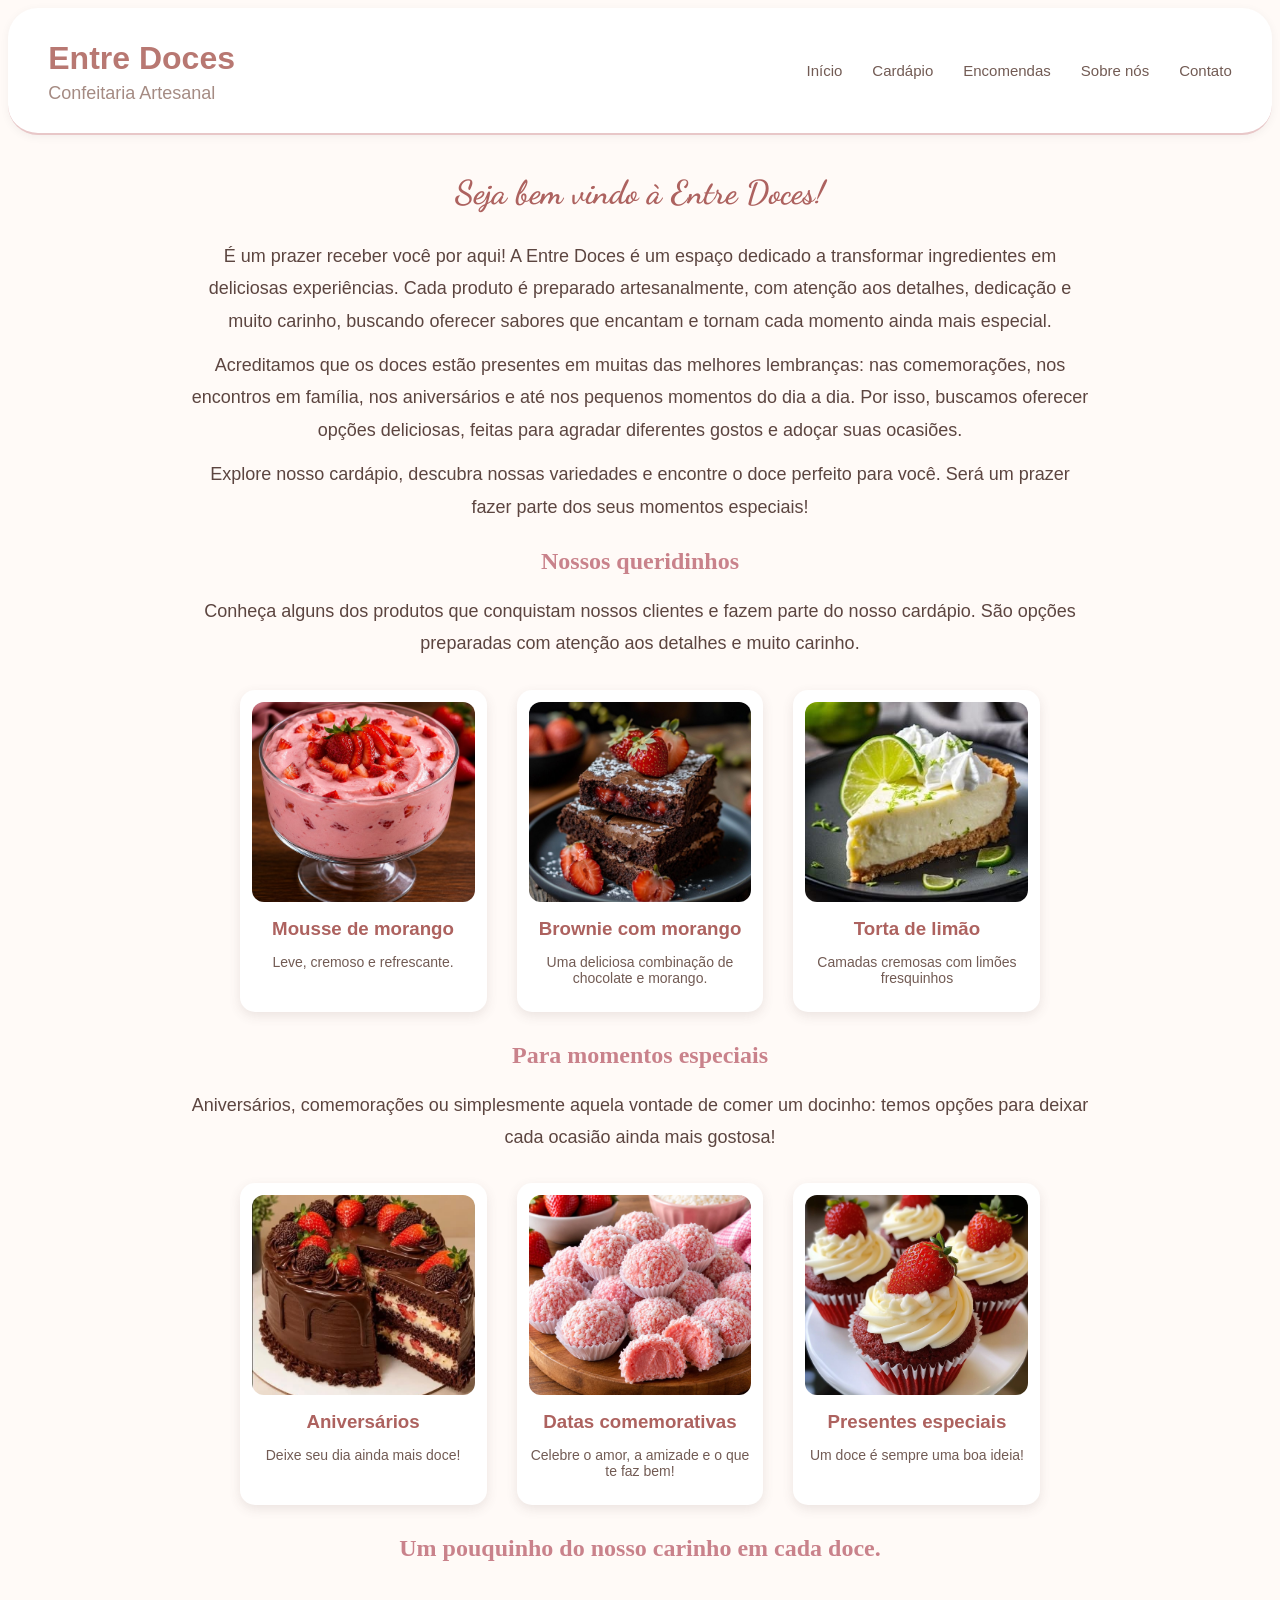
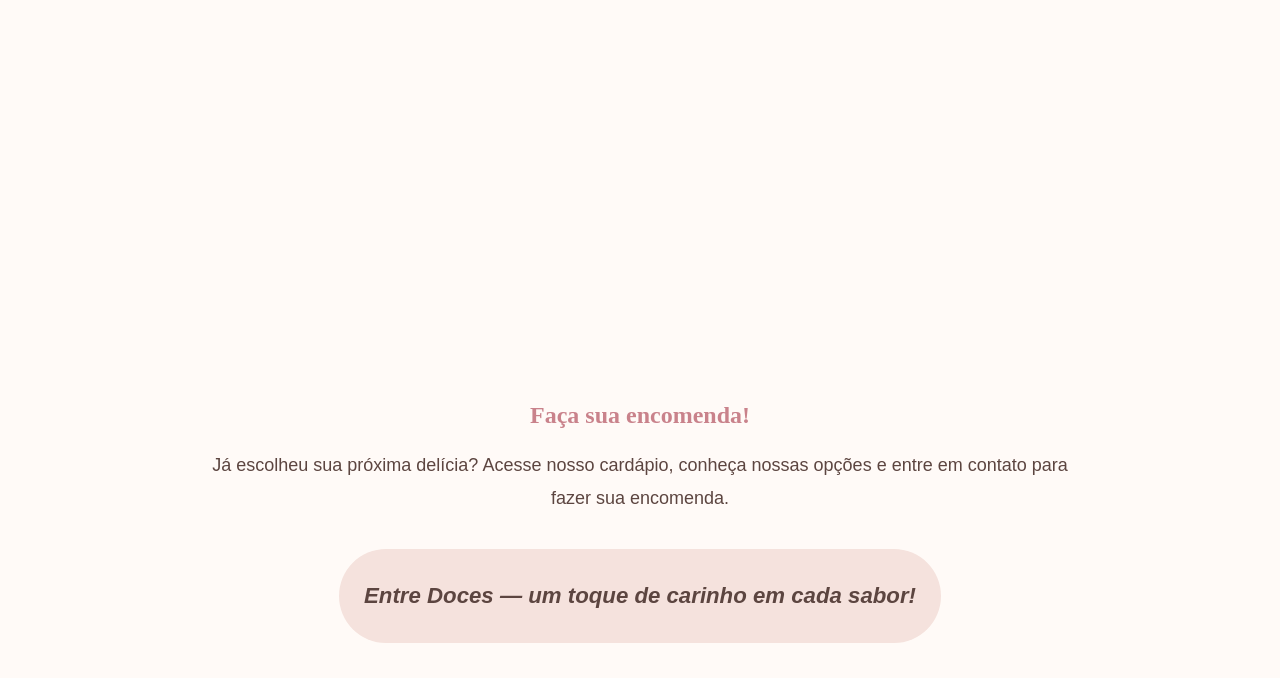
<file: index.html>
<!DOCTYPE html>
<html lang="pt-br">

<head>
	<meta charset="UTF-8">
	<title>ENTRE DOCES</title>
	<link rel="stylesheet" type="text/css" href="style.css">
</head>

<body id="corpo">

    <header id="cabecalho">

       <div class="logo">
            <h1>Entre Doces</h1>
            <p>Confeitaria Artesanal</p>
       </div>

       <nav>
            <ul>
                <li><a href="index.html">Início</a></li>
                <li><a href="cardapio.html">Cardápio</a></li>
                <li><a href="encomendas.html">Encomendas</a></li>
                <li><a href="sobre.html">Sobre nós</a></li>
                <li><a href="contatos.html">Contato</a></li></li>
            </ul>
       </nav>

    </header>

    <article id="conteudo">

        <hgroup class="titulo_inicial">
            <h1>Seja bem vindo à Entre Doces!</h1>
        </hgroup>

        <span class="texto">

            <p>É um prazer receber você por aqui! A Entre Doces é um espaço dedicado a transformar ingredientes em deliciosas
        experiências. Cada produto é preparado artesanalmente, com atenção aos detalhes, dedicação e muito carinho, buscando 
        oferecer sabores que encantam e tornam cada momento ainda mais especial.</p>
            <p>Acreditamos que os doces estão presentes em muitas das melhores lembranças: nas comemorações, nos encontros em família,
        nos aniversários e até nos pequenos momentos do dia a dia. Por isso, buscamos oferecer opções deliciosas, feitas para 
        agradar diferentes gostos e adoçar suas ocasiões.</p>
            <p>Explore nosso cardápio, descubra nossas variedades e encontre o doce perfeito para você. Será um prazer fazer parte dos
        seus momentos especiais!</p>
        
        </span>

        <hgroup class="titulos">
            <h2>Nossos queridinhos</h2>
        </hgroup>

        <span class="texto">
            <p>Conheça alguns dos produtos que conquistam nossos clientes e fazem parte do nosso cardápio. 
            São opções preparadas com atenção aos detalhes e muito carinho.</p>
        </span>

        
    <div class="destaques">

        <div class="produto">
            <img src="imagens/mousse.jpg" alt="Mousse de morango" width="21%">
            <h3>Mousse de morango</h3>
            <p>Leve, cremoso e refrescante.</p>
        </div>

        <div class="produto">
            <img src="imagens/brownie.jpg" alt="Brownie de chocolate" width="21%">
            <h3>Brownie com morango</h3>
            <p>Uma deliciosa combinação de chocolate e morango.</p>
        </div>

        <div class="produto">
            <img src="imagens/torta.jpg" alt="Torta de limão" width="21%">
            <h3>Torta de limão</h3>
            <p>Camadas cremosas com limões fresquinhos</p>
        </div>

    </div>

        <hgroup class="titulos">
            <h2>Para momentos especiais</h2>
        </hgroup>

        <span class="texto">
            <p>Aniversários, comemorações ou simplesmente aquela vontade de comer um docinho: temos opções para deixar cada
             ocasião ainda mais gostosa!</p>
        </span>

    <div class="momentos">

        <div class="produto">
            <img src="imagens/bolo.jpg" alt="Bolo" width="21%">
            <h3>Aniversários</h3>
            <p>Deixe seu dia ainda mais doce!</p>
        </div>

        <div class="produto">
            <img src="imagens/docinho.jpg" alt="Docinhos" width="21%">
            <h3>Datas comemorativas</h3>
            <p>Celebre o amor, a amizade e o que te faz bem!</p>
        </div>

        <div class="produto">
            <img src="imagens/cup.jpg" alt="Cupcakes" width="21%">
            <h3>Presentes especiais</h3>
            <p>Um doce é sempre uma boa ideia!</p>
        </div>

    </div>

     <div class="video">
        <hgroup class="titulos">
            <h2>Um pouquinho do nosso carinho em cada doce.</h2> 
        </hgroup>

       <iframe 
            width="560" 
            height="315" 
            src="https://www.youtube.com/embed/ujfuTTbgw2E?si=m9orbu-uC35omsNp" 
            title="YouTube video player" 
            frameborder="0" 
            allow="accelerometer; autoplay; clipboard-write; encrypted-media; gyroscope; picture-in-picture; web-share" 
            referrerpolicy="strict-origin-when-cross-origin" 
            allowfullscreen>
        </iframe>

    </div>


         <hgroup class="titulos">
            <h2>Faça sua encomenda!</h2>
        </hgroup>

        <span class="texto">
            <p>Já escolheu sua próxima delícia? Acesse nosso cardápio, conheça nossas opções e entre em contato para fazer 
            sua encomenda.</p>
        </span>

        <hgroup class="titulo_final">
            <h3>Entre Doces — um toque de carinho em cada sabor!</h3>
        </hgroup>

    </article>
</body>
</file>
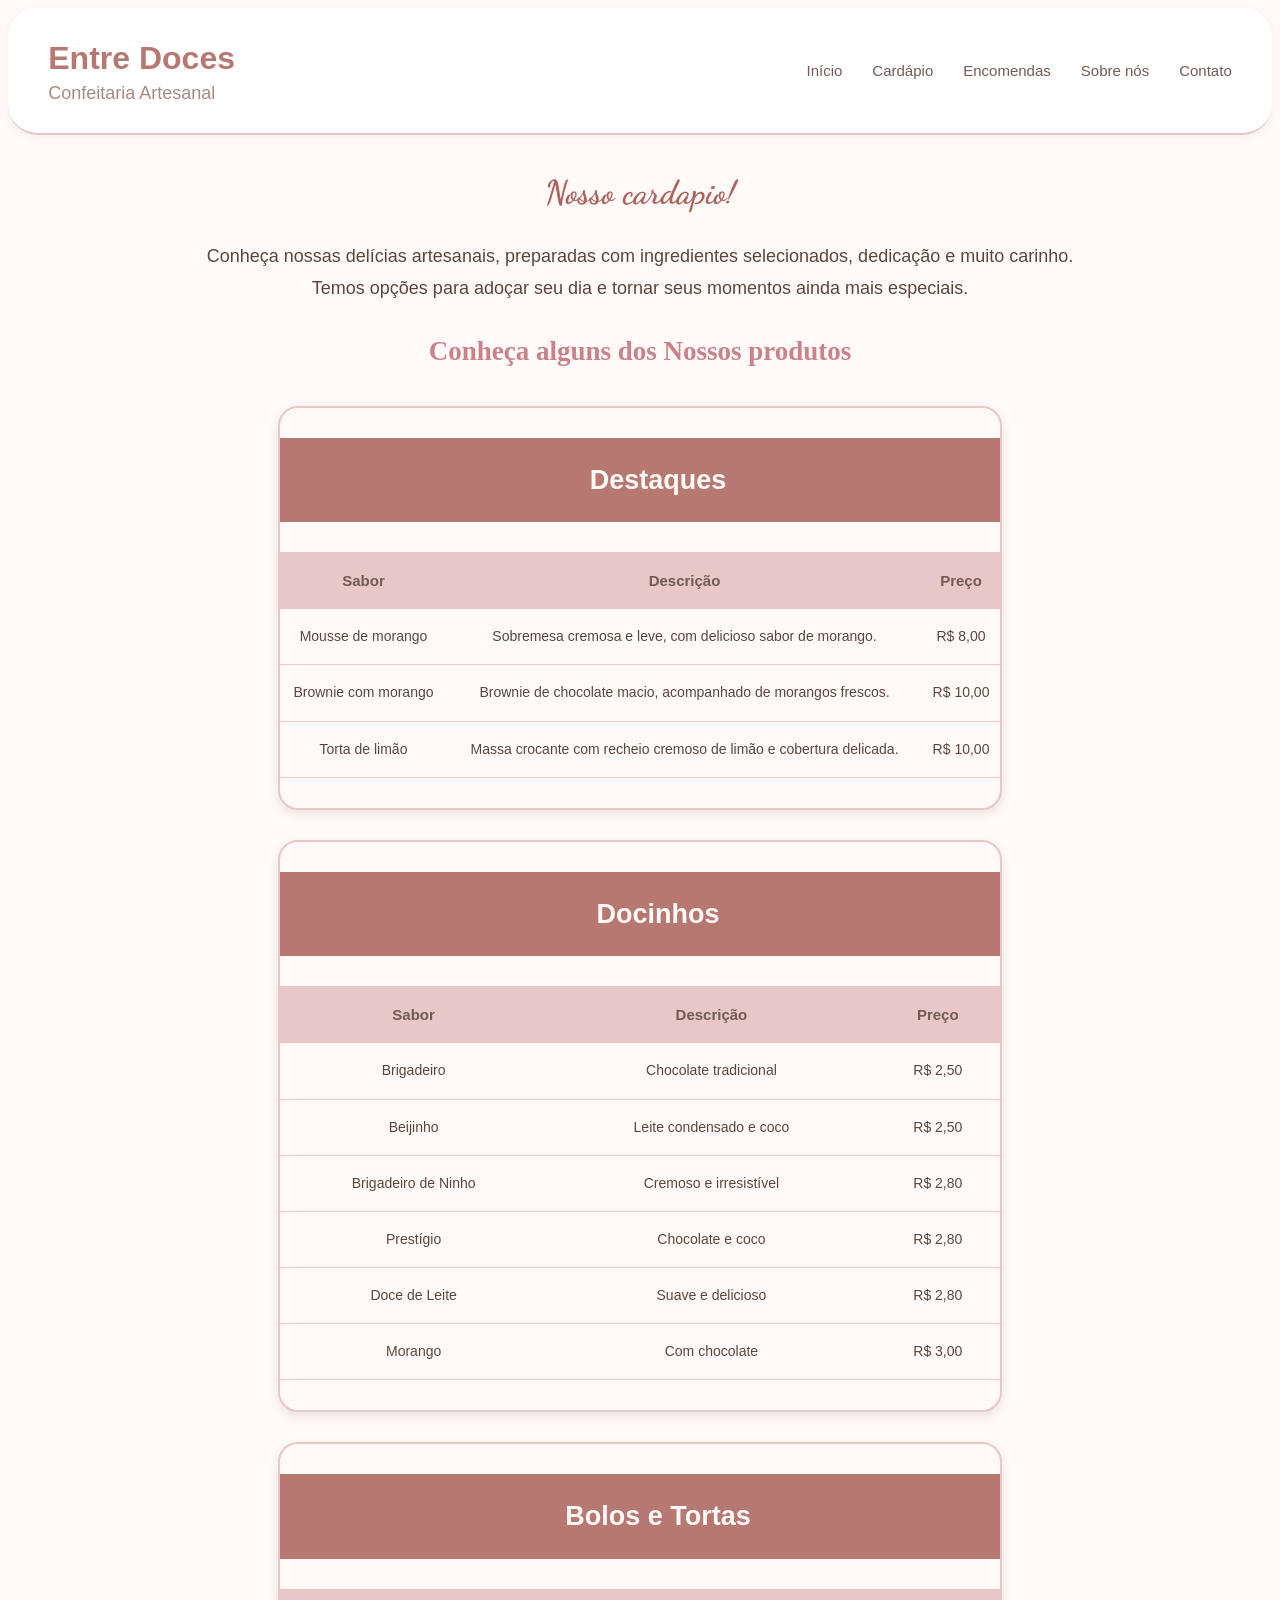
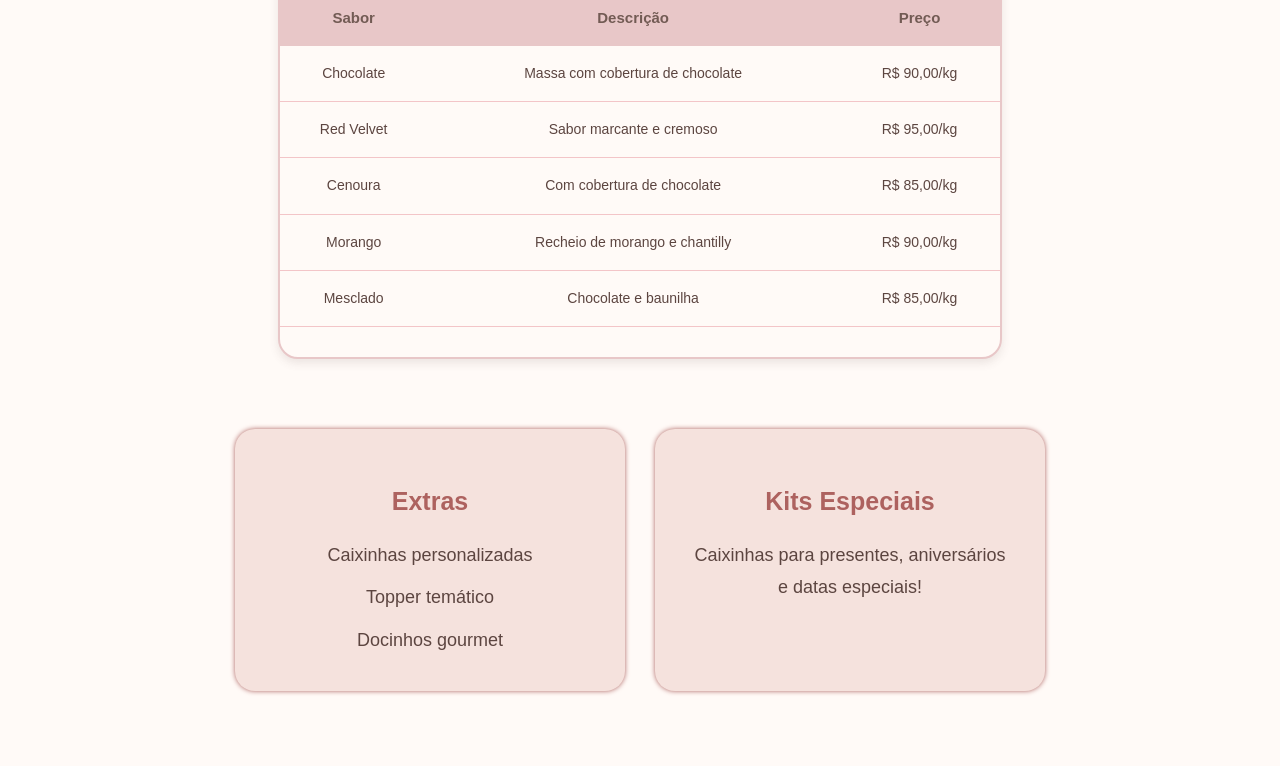
<file: cardapio.html>
<!DOCTYPE html>
<html lang="pt-br">

<head>
	<meta charset="UTF-8">
	<title>ENTRE DOCES</title>
	<link rel="stylesheet" type="text/css" href="style.css">
</head>

<body id="corpo">

    <header id="cabecalho">

       <div class="logo">
            <h1>Entre Doces</h1>
            <p>Confeitaria Artesanal</p>
       </div>

       <nav>
            <ul>
                <li><a href="index.html">Início</a></li>
                <li><a href="cardapio.html">Cardápio</a></li>
                <li><a href="encomendas.html">Encomendas</a></li>
                <li><a href="sobre.html">Sobre nós</a></li>
                <li><a href="contatos.html">Contato</a></li></li>
            </ul>
       </nav>

    </header>

    <article id="conteudo">

		 <hgroup class="titulo_inicial">
           <h1>Nosso cardapio!</h1>
      	</hgroup>
    
		<span class="texto">
	
        <p>Conheça nossas delícias artesanais, preparadas com ingredientes selecionados, dedicação e muito carinho. 
		Temos opções para adoçar seu dia e tornar seus momentos ainda mais especiais.</p>
		
		<hgroup class="titulos">
			<h2>Conheça alguns dos Nossos produtos</h2>
		</hgroup>
		  
		<div class="categoria">
			<h3>Destaques</h3>

			<table>
				<tr>
					<th>Sabor</th>
					<th>Descrição</th>
					<th>Preço</th>
				</tr>

			<tr>
				<td>Mousse de morango</td>
				<td>Sobremesa cremosa e leve, com delicioso sabor de morango.</td>
				<td>R$ 8,00</td>
			</tr>

			<tr>
				<td>Brownie com morango</td>
				<td>Brownie de chocolate macio, acompanhado de morangos frescos.</td>
				<td>R$ 10,00</td>
			</tr>

			<tr>
				<td>Torta de limão</td>
				<td>Massa crocante com recheio cremoso de limão e cobertura delicada.</td>
				<td>R$ 10,00</td>
			</tr>


			</table>
		</div>
    
    
		<!-- tabela de docinhos -->
		<div class="categoria">
			<h3>Docinhos</h3>
		
			<table>
				<tr>
					<th>Sabor</th>
					<th>Descrição</th>
					<th>Preço</th>
				</tr>
		
				<tr>
					<td>Brigadeiro</td>
					<td>Chocolate tradicional</td>
					<td>R$ 2,50</td>
				</tr>
		
				<tr>
					<td>Beijinho</td>
					<td>Leite condensado e coco</td>
					<td>R$ 2,50</td>
				</tr>
		
				<tr>
					<td>Brigadeiro de Ninho</td>
					<td>Cremoso e irresistível</td>
					<td>R$ 2,80</td>
				</tr>
		
				<tr>
					<td>Prestígio</td>
					<td>Chocolate e coco</td>
					<td>R$ 2,80</td>
				</tr>

				<tr>
					<td>Doce de Leite</td>
					<td>Suave e delicioso</td>
					<td>R$ 2,80</td>
				</tr>

				<tr>
					<td>Morango</td>
					<td>Com chocolate</td>
					<td>R$ 3,00</td>
				</tr>

			</table>

		</div>

		<!--tabela de bolos-->

		<div class="categoria">

			<h3>Bolos e Tortas</h3>

			<table>

				<tr>
					<th>Sabor</th>
					<th>Descrição</th>
					<th>Preço</th>
				</tr>

				<tr>
					<td>Chocolate</td>
					<td>Massa com cobertura de chocolate</td>
					<td>R$ 90,00/kg</td>
				</tr>

				<tr>
					<td>Red Velvet</td>
					<td>Sabor marcante e cremoso</td>
					<td>R$ 95,00/kg</td>
				</tr>

				<tr>
					<td>Cenoura</td>
					<td>Com cobertura de chocolate</td>
					<td>R$ 85,00/kg</td>
				</tr>

				<tr>
					<td>Morango</td>
					<td>Recheio de morango e chantilly</td>
					<td>R$ 90,00/kg</td>
				</tr>

				<tr>
					<td>Mesclado</td>
					<td>Chocolate e baunilha</td>
					<td>R$ 85,00/kg</td>
				</tr>

			</table>
		</div>

		<!-- extras -->
		<div class="extras">

			<div>
				<h3>Extras </h3>
				<p> Caixinhas personalizadas</p>
				<p> Topper temático</p>
				<p>Docinhos gourmet</p>
			</div>

			<div>
				<h3>Kits Especiais </h3>
				<p>Caixinhas para presentes, aniversários e datas especiais!</p>
			</div>

		</div>

	</span>
</article>
</body>
</file>
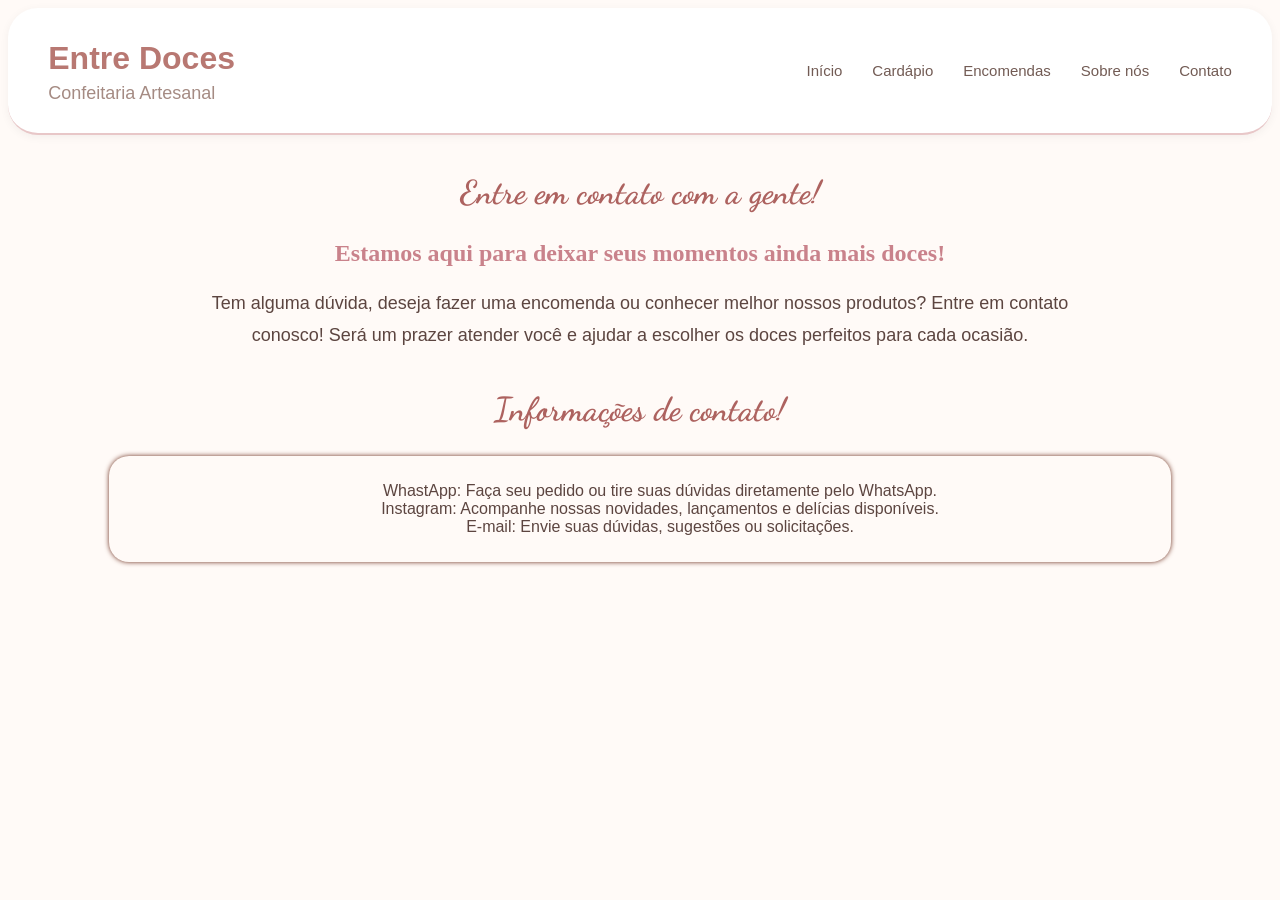
<file: contatos.html>
<!DOCTYPE html>
<html lang="pt-br">

<head>
    <meta charset="UTF-8">
    <title>ENTRE DOCES</title>
    <link rel="stylesheet" type="text/css" href="style.css">
</head>

<body id="corpo">

    <header id="cabecalho">

        <div class="logo">
            <h1>Entre Doces</h1>
            <p>Confeitaria Artesanal</p>
        </div>

        <nav>
            <ul>
                <li><a href="index.html">Início</a></li>
                <li><a href="cardapio.html">Cardápio</a></li>
                <li><a href="encomendas.html">Encomendas</a></li>
                <li><a href="sobre.html">Sobre nós</a></li>
                <li><a href="contatos.html">Contato</a></li>
                </li>
            </ul>
        </nav>

    </header>

    <article id="conteudo">

        <hgroup class="titulo_inicial">
        <h1>Entre em contato com a gente!</h1>
        </hgroup>

        <hgroup class="titulos">
            <h2>Estamos aqui para deixar seus momentos ainda mais doces!</h2>
        </hgroup>

    <span class="texto">
        <p>Tem alguma dúvida, deseja fazer uma encomenda ou conhecer melhor nossos produtos? Entre em contato conosco!
         Será um prazer atender você e ajudar a escolher os doces perfeitos para cada ocasião.</p>
    </span>

    <hgroup class="titulo_inicial">
         <h1>Informações de contato!</h1>
   </hgroup>

   <div class="contatos">
        <ul style="list-style: none;">
            <li>WhastApp: Faça seu pedido ou tire suas dúvidas diretamente pelo WhatsApp.</li>
            <li>Instagram: Acompanhe nossas novidades, lançamentos e delícias disponíveis.</li>
            <li>E-mail: Envie suas dúvidas, sugestões ou solicitações.</li>
        </ul>
    </div>

    <!--<hgroup class="titulos">
        <h3></h3>
    </hgroup>
-->
    </article>
</file>
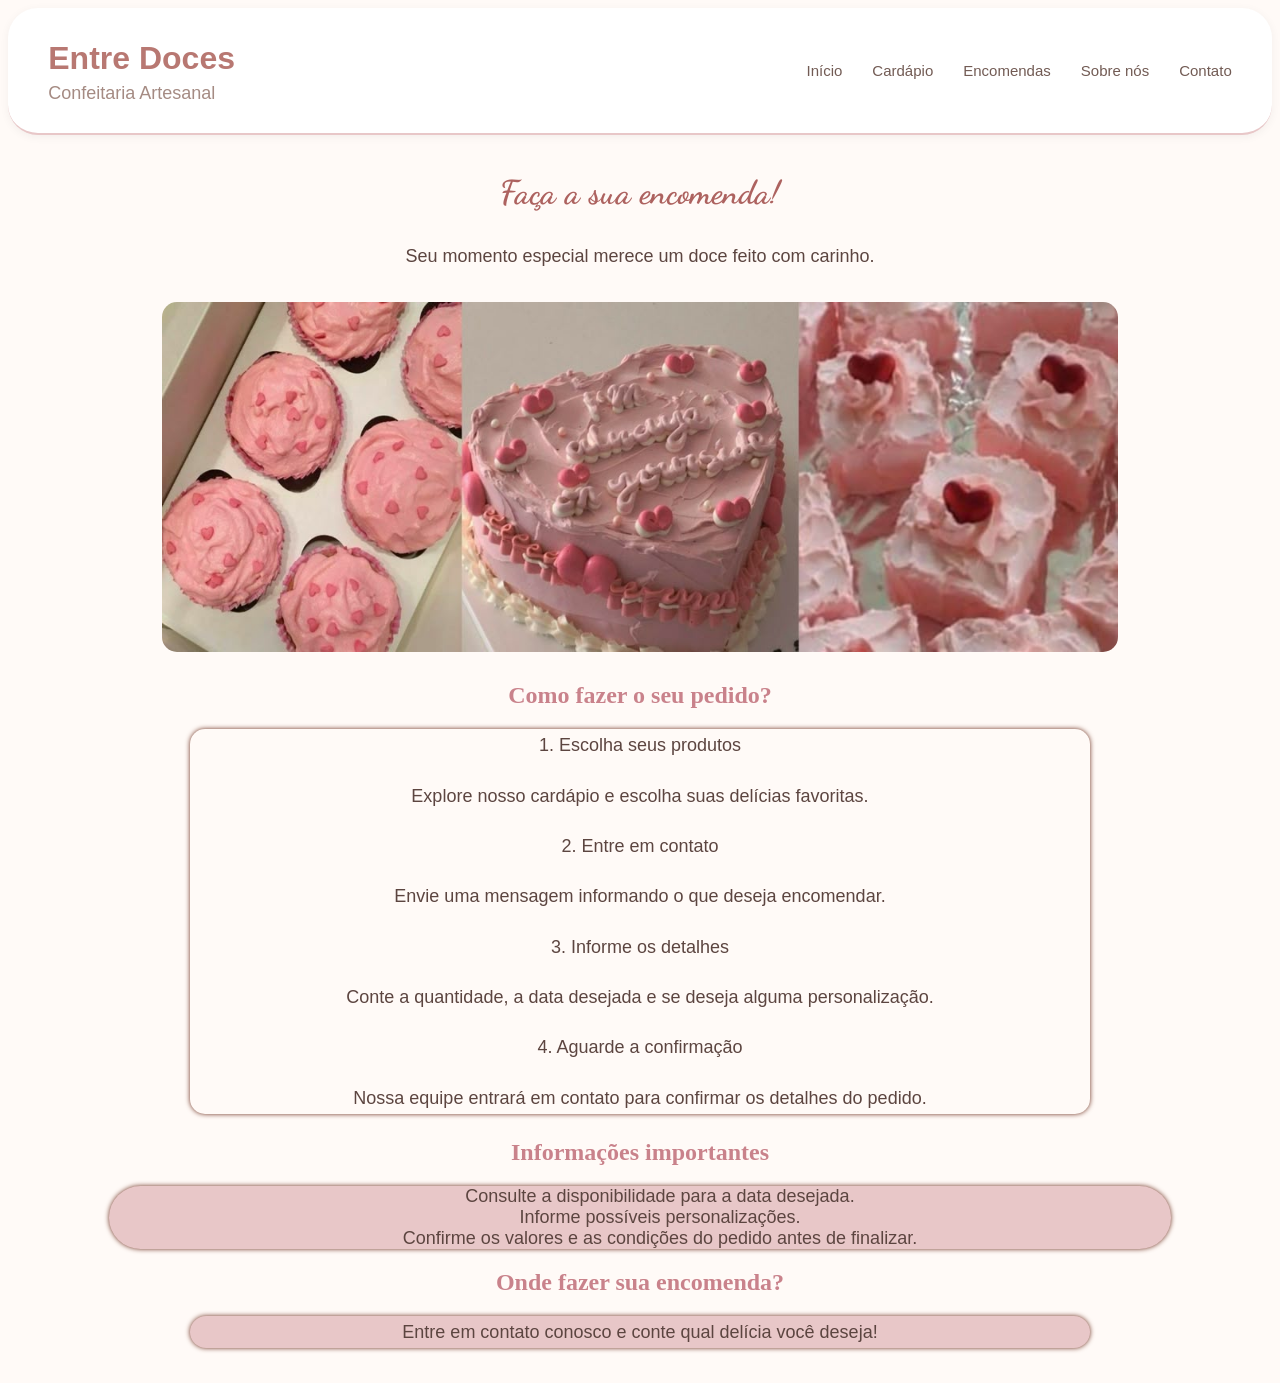
<file: encomendas.html>
<!DOCTYPE html>
<html lang="pt-br">

<head>
	<meta charset="UTF-8">
	<title>ENTRE DOCES</title>
	<link rel="stylesheet" type="text/css" href="style.css">
</head>

<body id="corpo">

    <header id="cabecalho">

       <div class="logo">
            <h1>Entre Doces</h1>
            <p>Confeitaria Artesanal</p>
       </div>

       <nav>
            <ul>
                <li><a href="index.html">Início</a></li>
                <li><a href="cardapio.html">Cardápio</a></li>
                <li><a href="encomendas.html">Encomendas</a></li>
                <li><a href="sobre.html">Sobre nós</a></li>
                <li><a href="contatos.html">Contato</a></li></li>
            </ul>
       </nav>

    </header>

     <article id="conteudo">

		 <hgroup class="titulo_inicial">
           <h1>Faça a sua encomenda!</h1>
      	</hgroup>

        <span class="texto">
            <p>Seu momento especial merece um doce feito com carinho.</p>
        </span>

       <div class="logo_foto">
            <img src="imagens/logo.jpg" alt="logo">
        </div>

        <hgroup class="titulos">
            <h2>Como fazer o seu pedido?</h2>
        </hgroup>

        <span class="texto_pedidos">
            <p>1. Escolha seus produtos</p>
            <p>Explore nosso cardápio e escolha suas delícias favoritas.</p>
            <p>2. Entre em contato</p>
            <p>Envie uma mensagem informando o que deseja encomendar.</p>
            <p>3. Informe os detalhes</p>
            <p>Conte a quantidade, a data desejada e se deseja alguma personalização.</p>
            <p>4. Aguarde a confirmação</p>
            <p>Nossa equipe entrará em contato para confirmar os detalhes do pedido.</p>
        </span>

        <hgroup class="titulos">
            <h2>Informações importantes</h2>
        </hgroup>

        <div class="lista">
            <ul style="list-style: none;">
                <li>Consulte a disponibilidade para a data desejada.</li>
                <li>Informe possíveis personalizações.</li>
                <li>Confirme os valores e as condições do pedido antes de finalizar.</li>
            </ul>
        </div>

        <hgroup class="titulos">
            <h2>Onde fazer sua encomenda?</h2>
        </hgroup>

        <span class="texto_final">
            <p>Entre em contato conosco e conte qual delícia você deseja!</p>
        </span>
    
    </article>
</body>
</file>
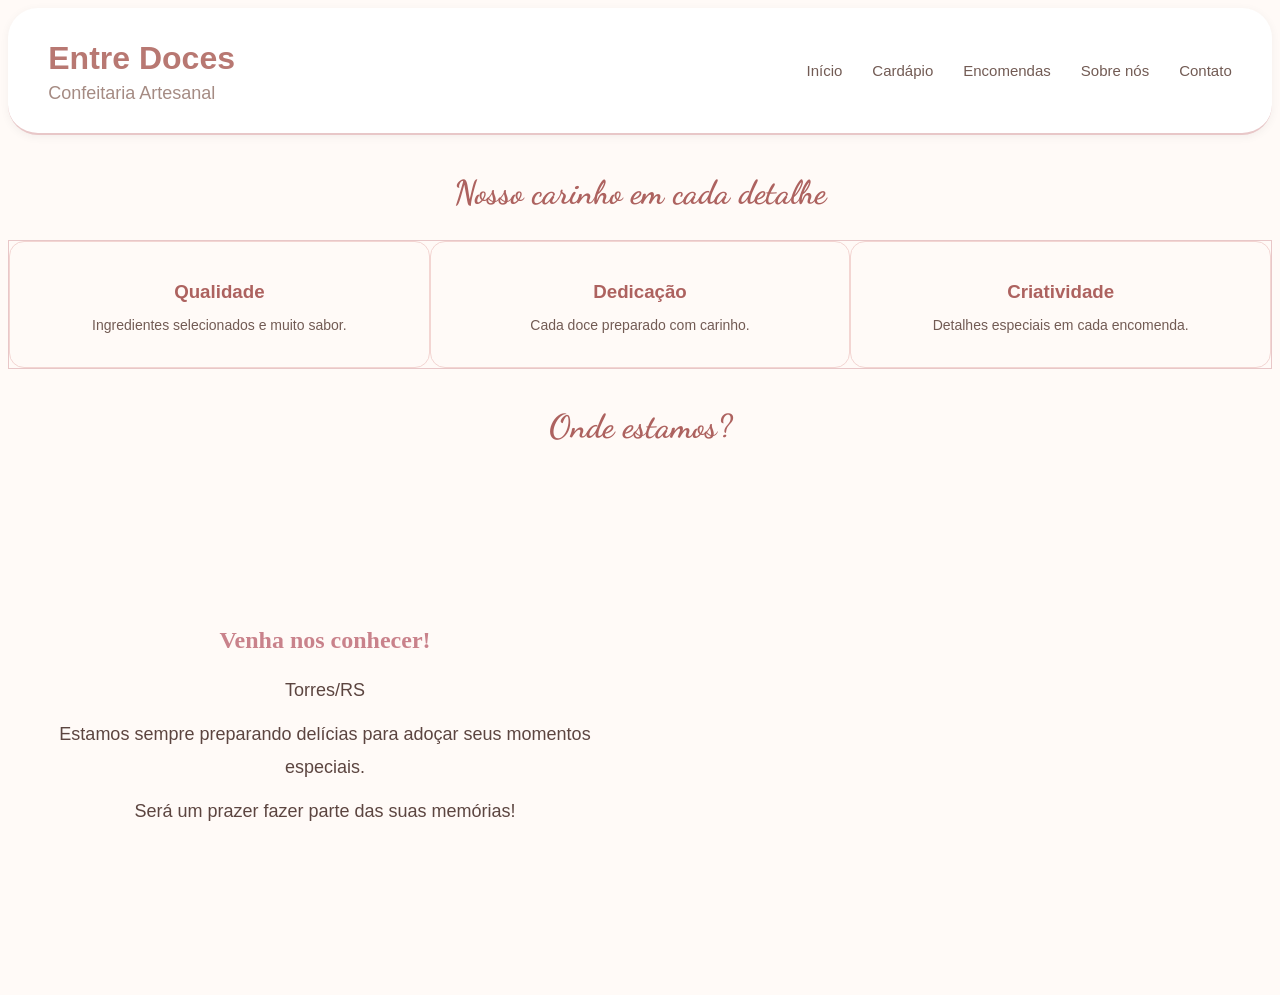
<file: sobre.html>
<!DOCTYPE html>
<html lang="pt-br">

<head>
	<meta charset="UTF-8">
	<title>ENTRE DOCES</title>
	<link rel="stylesheet" type="text/css" href="style.css">
</head>

<body id="corpo">

    <header id="cabecalho">

       <div class="logo">
            <h1>Entre Doces</h1>
            <p>Confeitaria Artesanal</p>
       </div>

       <nav>
            <ul>
                <li><a href="index.html">Início</a></li>
                <li><a href="cardapio.html">Cardápio</a></li>
                <li><a href="encomendas.html">Encomendas</a></li>
                <li><a href="sobre.html">Sobre nós</a></li>
                <li><a href="contatos.html">Contato</a></li></li>
            </ul>
       </nav>

    </header>

    <article class="conteudo">

       <hgroup class="titulo_inicial">
        <h1>Nosso carinho em cada detalhe</h1>
       </hgroup> 

    <div class="frases">
       <div>
            <h3>Qualidade</h3>
            <p>Ingredientes selecionados e muito sabor.</p>
        </div>

        <div>
            <h3>Dedicação</h3>
            <p>Cada doce preparado com carinho.</p>
        </div>

        <div>
            <h3>Criatividade</h3>
            <p>Detalhes especiais em cada encomenda.</p>
        </div>

    </div>

    <hgroup class="titulo_inicial">
        <h1>Onde estamos?</h1>
    </hgroup>

    <div class="localizacao">
        <div class="localizacao_texto">
            <hgroup class="titulos">
                <h2>Venha nos conhecer!</h2>
            </hgroup>

            <span class="texto">
                <p>Torres/RS</p>
                <p>Estamos sempre preparando delícias para adoçar seus momentos especiais.</p>
                <p>Será um prazer fazer parte das suas memórias!</p>
            </span>
        </div>

        <div class="mapa_localizacao">
            <iframe 
                src="https://www.google.com/maps/embed?pb=!1m18!1m12!1m3!1d27823.700037272116!2d-49.75303182319608!3d-29.3420946181904
                12!2m3!1f0!2f0!3f0!3m2!1i1024!2i768!4f13.1!3m3!1m2!1s0x9522697517c81113%3A0xbe8eea8037e095d7!2sTorres%2C%20RS%2C%20955
                60-000!5e0!3m2!1spt-BR!2sbr!4v1794609968095!5m2!1spt-BR!2sbr" 
                width="600" 
                height="450" 
                style="border:0;" 
                allowfullscreen="" 
                loading="lazy" 
                referrerpolicy="strict-origin-when-cross-origin">
            </iframe>
        </div>
    </div>
    
    </article>
</body>
</file>
<file: style.css>
@charset "UTF-8";
@import url('https://fonts.googleapis.com/css2?family=Dancing+Script:wght@500;600;700&display=swap');

body {
    font-family: Arial, sans-serif;
    background-color: #fffaf7;
    color: #5c4540;
}

/*cabecalho*/
header {
    background-color: #ffffff;
    padding: 10px 2%;
    display: flex;
    justify-content: space-between;
    align-items: center;
    box-shadow: 0 2px 10px rgba(0, 0, 0, 0.05);
    border-radius:30px;
    border-bottom: 2px solid #e8c7c8;
}

/*logo*/
div.logo h1 {
    color: #b87872;
    font-size: 32px;
    margin-bottom: -12px;
}

div.logo p {
    color: #a58b83;
    font-size: 18px;
    /*margin-top: 4px;*/
}

div.logo {
    margin: 1px;
    margin-left: 15px;
}

/*menu*/
nav ul {
    display: flex;
    list-style: none;
    gap: 30px;
    margin-right:15px;
}

nav a {
    text-decoration: none;
    color: #725b54;
    font-size: 15px;
    transition: 0.3s;
}

nav a:hover {
    color: #c9828b;
}

/*titulos*/
hgroup.titulos h1{
    margin-left: 4px;
    color: #ad625f;
    font-size: 27px;
    margin: 38px 0 16px 0;
    font-family: 'Dancing Script', cursive;
}
hgroup.titulos{
    text-align: center;
    font-family: 'Playfair Display', serif;
    color: #c9828b;
}
hgroup.titulos h3{
    color: #ad625f;
    font-size: 19px;
    font-family: 'Playfair Display', serif;
    text-align: center;
    margin: 35px 0;
}
hgroup.titulo_final {
    text-align: center;
    background-color: #f5e2dd;
    color: #5c4540;
    font-size: 19px;
    font-style: italic;
    margin: 35px auto;
    padding: 12px 25px;
    border-radius: 50px;
    display: table;
}
hgroup.titulo_inicial{
    margin-left: 4px;
    color: #ad625f;
    font-size: 22px;
    margin: 38px 0 16px 0;
    text-align: center;
    font-family: 'Dancing Script', cursive;
}
/*conteudo principal*/
article#conteudo{
    width: 84%;
    max-width: 1100px;
    margin: 35px auto;
}

span.texto{
    display: block;
    max-width: 900px;
    margin: 0 auto 25px auto;
    font-size: 18px;
    line-height: 1.8;
    text-align: center;
}


span.texto p{
    margin: 12px 0;
}

/*destaques e momentos*/
div.destaques, div.momentos {
    display: flex;
    justify-content: center;
    gap: 30px;
    text-align: center;
    margin: 30px auto;
}

div.produto {
    width: 21%;
    background-color: white;
    padding: 12px;
    border-radius: 15px;
    box-shadow: 0 4px 12px rgba(92, 69, 64, 0.12);
    transition: 0.3s;
}

div.produto:hover {
    transform: translateY(-5px);
}

div.produto img {
    width: 100%;
    height: 200px;
    border-radius: 12px;
    object-fit: cover;
}

div.produto h3 {
    color: #ad625f;
    margin: 12px 0 5px 0;
}

div.produto p {
    color: #725b54;
    font-size: 14px;
}

/*video*/
div.video iframe{
    width: 85%;
    max-width: 900px;
    height: 400px;
    border-radius: 20px;
    margin: 20px auto;
    display: block;
}

/*cardapio*/
/*titulos da tabela*/
div.cardapio th {
    background-color: #ff687f;
    color: #6b2e1d;
    padding: 15px;
    font-size: 20px;
    font-family: Georgia, serif;
}


/*conteúdo da tabela*/
div.cardapio td {
    padding: 15px;
    color: #6b2e1d;
    border-bottom: 1px solid #ffe1e3;
    text-align: center;
    font-family: Arial, sans-serif;
}




div.cardapio tr:hover {
    box-shadow: 0 2px 10px rgba(0, 0, 0, 0.05);
    background-color: #f9d5d9;
}
 

tabelas {
    display: flex;
    justify-content: center;
    align-items: flex-start;
    gap: 30px;
    padding: 20px 5%;
    align-items: center;
}




div.categoria {
    background-color: #fffaf7;
    border: 2px solid #e8c7c8;
    border-radius: 20px;
    overflow: hidden;
    box-shadow: 0 4px 10px rgba(92, 69, 64, 0.12);
    width: 80%;
    margin: 30px auto;
}


div.categoria h3 {
    background-color: #b87872;
    color: #fffaf7;
    text-align: center;
    font-size: 27px;
    padding: 18px;
    width: 100%;
    margin: 30px auto;
}


/*tabela*/
table {
   
    border-collapse: collapse;
    width: 100%;
    margin: 30px auto;
}


th {
    background-color: #e8c7c8;
    color: #725b54;
    padding: 15px 8px;
    font-size: 15px;
}


td {
    padding: 15px 8px;
    text-align: center;
    border-bottom: 1px solid #f3c5c8;
    font-size: 14px;
    color: #5c4540;
}


tr:hover {
    background-color: #fff0ed;
}




div.extras {
    display: flex;
    justify-content: center;
    gap: 30px;
    padding: 40px 5%;
}


div.extras div {
    background-color: #f5e2dd;
    color: #5c4540;
    padding: 25px;
    border-radius: 20px;
    width: 45%;
    text-align: center;
    transition: 0.3s; 
    box-shadow:0 0 5px #ad625f; 
}
div.extras div:hover{
     transform: translateY(-5px);    
}


div.extras h3 {
    font-size: 25px;
    margin-bottom: 15px;
    color: #ad625f;
}


div.extras p {
    margin: 10px;
}

span.texto h1{
    text-align: center;
}

span.texto p{
    text-align: center;
}

/*encomendas*/
div.logo_foto{
    width: 100%;
    margin:30px auto;
    text-align: center;
}
div.logo_foto img{
    width: 90%;
    height: 350px;
    border-radius: 15px;
    display: block;
    margin: auto;
}

span.texto_pedidos{
    display: block;
    max-width: 900px;
    margin: 0 auto 25px auto;
    font-size: 18px;
    line-height: 1.8;
    text-align: center;
    box-shadow: 0 0 5px #6b2e1d;
    border-radius: 15px;
}

div.lista{
    display: block;
    text-align: center;
    background-color: #e8c7c8;
    border-radius: 50px;
    box-shadow: 0 0 5px #6b2e1d;
    font-size: 18px;
}

span.texto_final{
    display: block;
    max-width: 900px;
    margin: 0 auto 25px auto;
    font-size: 18px;
    line-height: 1.8;
    text-align: center;
    background-color: #e8c7c8;
    box-shadow: 0 0 5px #6b2e1d;
    border-radius: 50px;
}

/*sobre*/
div.frases div{
    flex: 1;
    background-color: #fffaf7;
    padding: 20px;
    border-radius: 15px;
    border: 1px solid #f3d5d2;
    transition: 0.3s;
}
div.frases h3{
    color: #ad625f;
    text-align: center;
    margin-bottom: 8px;
}
div.frases p{
    color: #725b54;
    font-size: 14px;
    text-align: center;
}
div.frases{
    display: flex;
    border: 1px solid #e8c7c8;
}
div.frases h2{
    margin-bottom: 10px;
}
div.frases div:hover{
    transform: translateY(-6px);
    box-shadow: 0 5px 15px rgba(92, 69, 64, 0.12);
}

/*mapa*/
div.localizacao{
    display: flex;
    align-items: center;
    gap: 30px;
    padding: 30px;
}
div.localizacao_texto{
    width: 50%;
}
div.localizacao_mapa{
    width: 100%;
    height: 350px;
    border: none;
    border-radius: 15px;
}

/*contatos*/
div.contatos{
    box-shadow: 0 0 5px #6b2e1d;
    border-radius: 20px;
    padding: 10px;
    text-align: center;
    transition: 0.3s;
}
div.contatos:hover{
     transform: translateY(-6px);
    box-shadow: 0 5px 15px rgba(92, 69, 64, 0.12);
}
</file>
